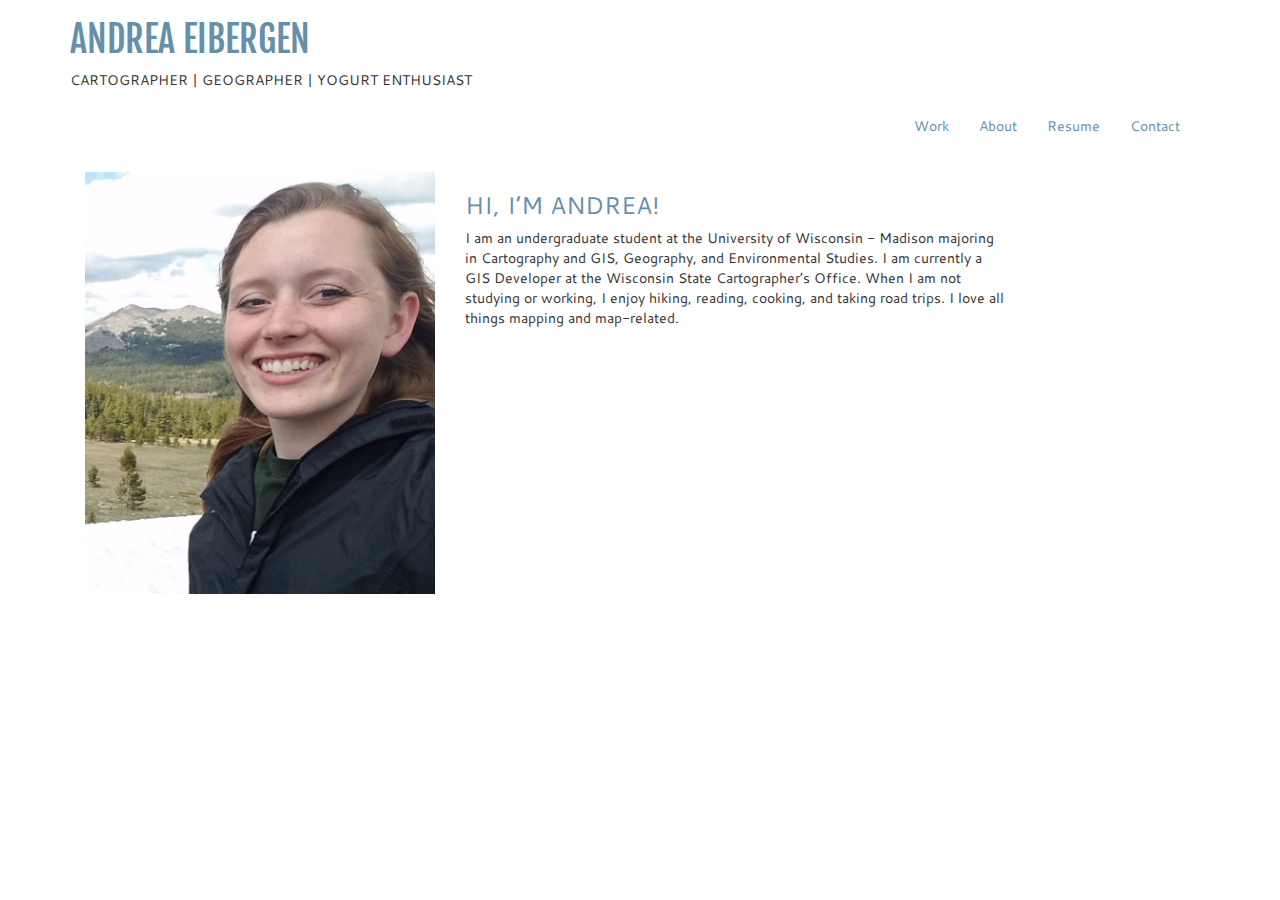
<file: aboutme.html>
<!-- Andrea Eibergen -->
<!-- 26 October 2017 -->
<!-- 572 Portfolio -->

<!DOCTYPE html>
<html lang="en">
	<head>
		<meta charset="utf-8">
		<meta name="viewport" content="width=device-width">
		<title>About</title>

		<!--put your external stylesheet links here-->
		<link rel="stylesheet" href="css/bootstrap.min.css">
		<link rel="stylesheet" href="css/bootstrap-theme.min.css">
		<link rel="stylesheet" href="css/style.css">
		<link href="https://fonts.googleapis.com/css?family=Cantarell|Fjalla+One" rel="stylesheet">
		<!--[if IE<9]>
			<link rel="stylesheet" href="css/style.ie.css">
		<![endif]-->
	</head>

	<body>
		<!-- This is the top header-->
		<div class="header">
			<div class="container">
				<h1 class="intro"><a href="index.html">Andrea Eibergen</a></h1>
				<p class="intro">Cartographer | Geographer | Yogurt Enthusiast</p>
			</div>
		</div>

		<!-- This is the navbar -->
		<nav class="navbar"> <!--Creates navbar-->
			<div class="container">
				<div class="navbar-header"> <!--Creates the navbar header-->
					<button type="button" class="navbar-toggle collapsed"
						data-toggle="collapse" data-target="#navbar" aria-expanded="false"
						aria-controls="navbar">
						<span class="sr-only">Toggle navigation</span> <!--Used for screen readers for accessibility-->
						<span class="glyphicon glyphicon-menu-hamburger"></span>
						<span class="menu">Menu</span>
					</button> <!--Hamburger button for smaller devices-->
					<!-- <a class="navbar-brand" href="index.html">Work</a> --> <!--Your website brand name-->
				</div>
				<div id="navbar" class="collapse navbar-collapse"> <!--Links in navbar-->
					<ul class="nav navbar-nav pull-right"> <!-- Unordered list for links on navbar -->
						<li><a href="index.html">Work</a></li>
						<li><a href="aboutme.html">About</a></li>
						<li><a href="resume.html">Resume</a></li>
						<li><a href="contact.html">Contact</a></li>
					</ul>
				</div> <!-- end .navbar-collapse -->
			</div> <!-- end .container -->
		</nav> <!-- end navigation bar -->

		<div class="container">
				<div class="col-md-4">
					<img class="aboutme" src="img/Image0.jpg" alt="">
				</div>
				<div class="col-md-6">
					<h3 id="itme">Hi, I’m Andrea!</h3>
					<p>I am an undergraduate student at the University of Wisconsin - Madison majoring in Cartography and GIS, Geography, and Environmental Studies. I am currently a GIS Developer at the Wisconsin State Cartographer’s Office. When I am not studying or working, I enjoy hiking, reading, cooking, and taking road trips. I love all things mapping and map-related.
					</p>
				</div>
		</div>

		<!--put your external script links here-->
		<script type="text/javascript" src="lib/jquery-3.2.1.min.js"></script>
		<script type="text/javascript" src="lib/bootstrap.js"></script>
		<script type="text/javascript" src="js/main.js"></script>
	</body>
</html>
</file>
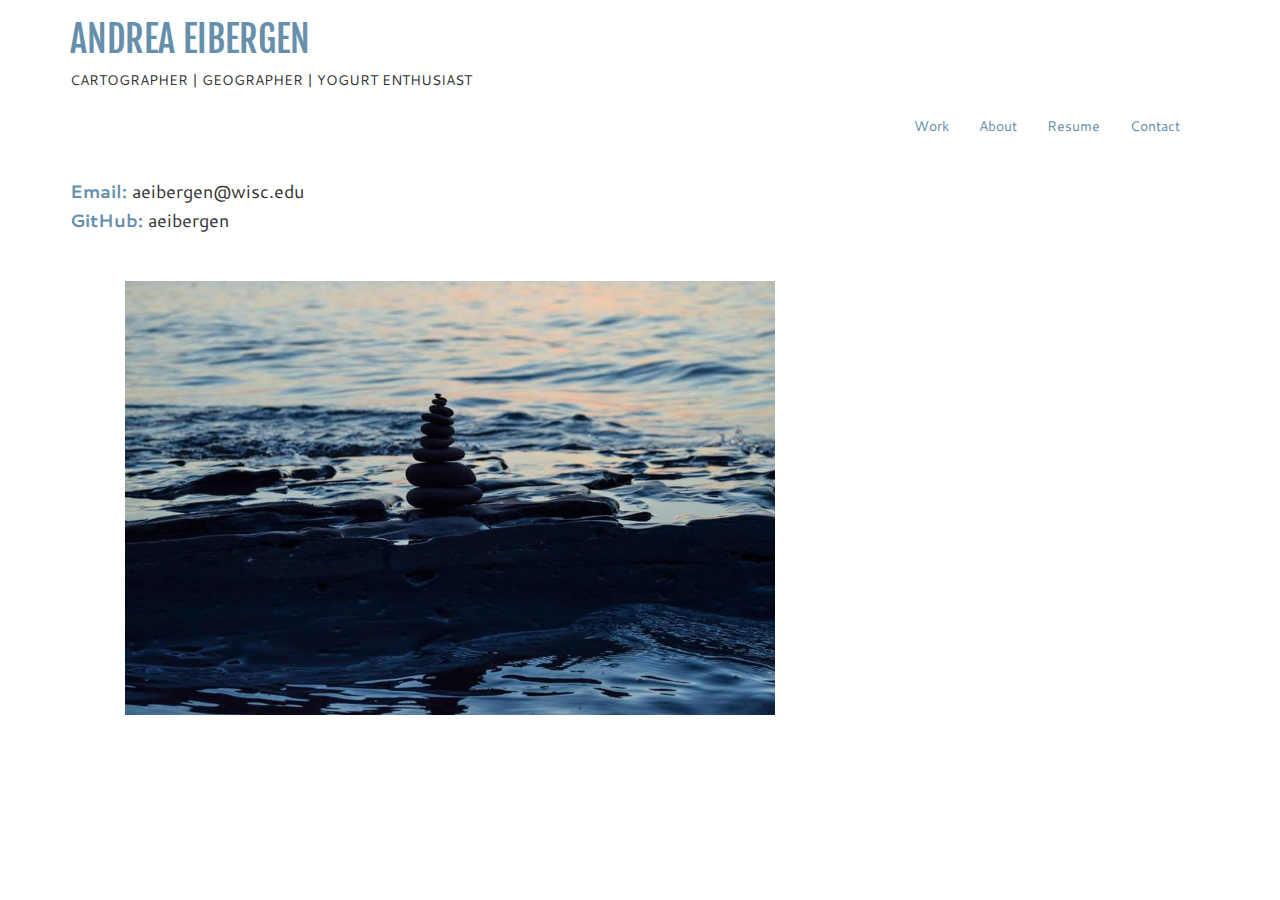
<file: contact.html>
<!-- Andrea Eibergen -->
<!-- 2 November 2017 -->
<!-- 572 Portfolio -->

<!DOCTYPE html>
<html lang="en">
	<head>
		<meta charset="utf-8">
		<meta name="viewport" content="width=device-width">
		<title>Contact</title>

		<!--put your external stylesheet links here-->
		<link rel="stylesheet" href="css/bootstrap.min.css">
		<link rel="stylesheet" href="css/bootstrap-theme.min.css">
		<link rel="stylesheet" href="css/style.css">
		<link href="https://fonts.googleapis.com/css?family=Cantarell|Fjalla+One" rel="stylesheet">
		<!--[if IE<9]>
			<link rel="stylesheet" href="css/style.ie.css">
		<![endif]-->
	</head>

	<body>
		<!-- This is the top header-->
		<div class="header">
			<div class="container">
				<h1 class="intro"><a href="index.html">Andrea Eibergen</a></h1>
				<p class="intro">Cartographer | Geographer | Yogurt Enthusiast</p>
			</div>
		</div>

		<!-- This is the navbar -->
		<nav class="navbar"> <!--Creates navbar-->
			<div class="container">
				<div class="navbar-header"> <!--Creates the navbar header-->
					<button type="button" class="navbar-toggle collapsed"
						data-toggle="collapse" data-target="#navbar" aria-expanded="false"
						aria-controls="navbar">
						<span class="sr-only">Toggle navigation</span> <!--Used for screen readers for accessibility-->
						<span class="glyphicon glyphicon-menu-hamburger"></span>
						<span class="menu">Menu</span>
					</button> <!--Hamburger button for smaller devices-->
					<!-- <a class="navbar-brand" href="index.html">Work</a> --> <!--Your website brand name-->
				</div>
				<div id="navbar" class="collapse navbar-collapse"> <!--Links in navbar-->
					<ul class="nav navbar-nav pull-right"> <!-- Unordered list for links on navbar -->
						<li><a href="index.html">Work</a></li>
						<li><a href="aboutme.html">About</a></li>
						<li><a href="resume.html">Resume</a></li>
						<li><a href="contact.html">Contact</a></li>
					</ul>
				</div> <!-- end .navbar-collapse -->
			</div> <!-- end .container -->
		</nav> <!-- end navigation bar -->

		<div class="container">
			<div class="row">
				<h4>
					<strong class="recolor">Email:</strong>
					 aeibergen@wisc.edu
				</h4>
				<h4>
					<strong class=recolor>GitHub:</strong>
					 aeibergen
				</h4>
		</div>
		<div class="row">
			<div class="col-md-8">
				<img id="bottomimage" src="img/Image3.jpg" alt="">
			</div>
		</div>
		</div>

		<!--put your external script links here-->
		<script type="text/javascript" src="lib/jquery-3.2.1.min.js"></script>
		<script type="text/javascript" src="lib/bootstrap.js"></script>
		<script type="text/javascript" src="js/main.js"></script>
	</body>
</html>
</file>
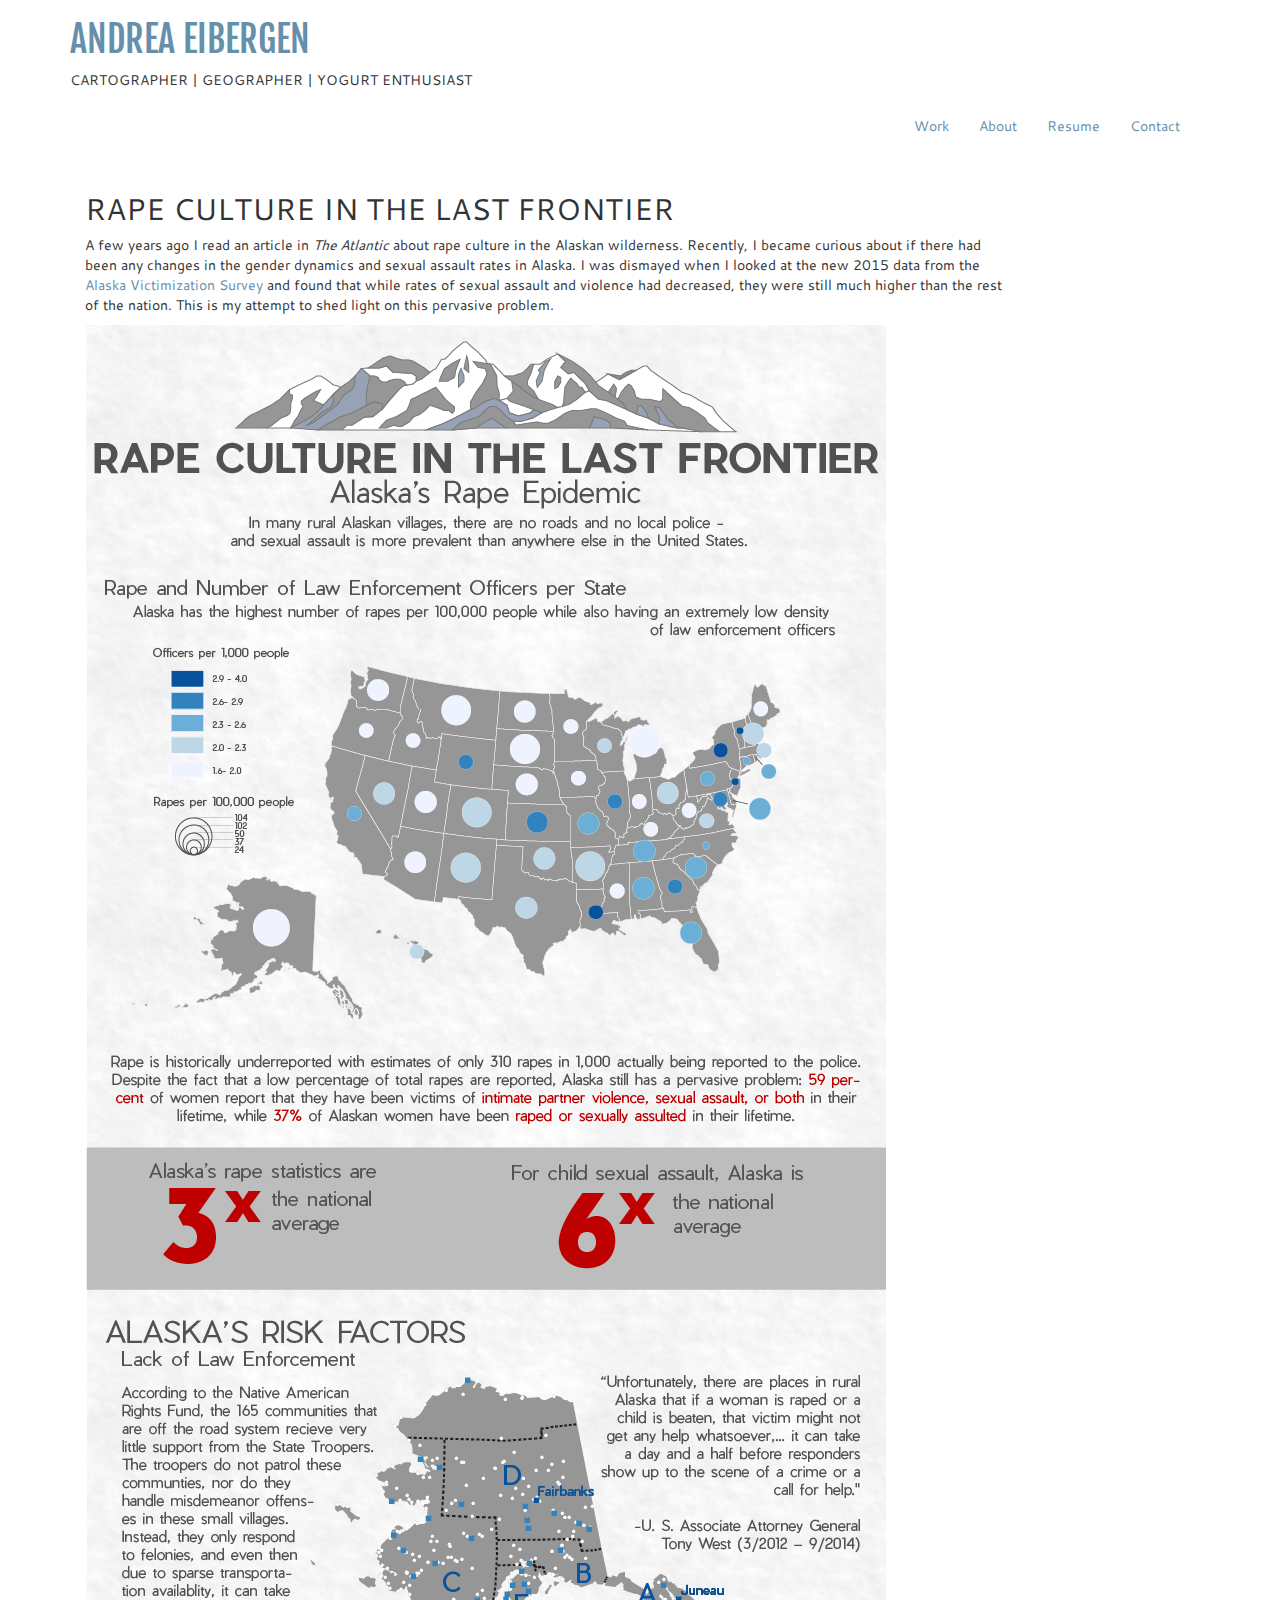
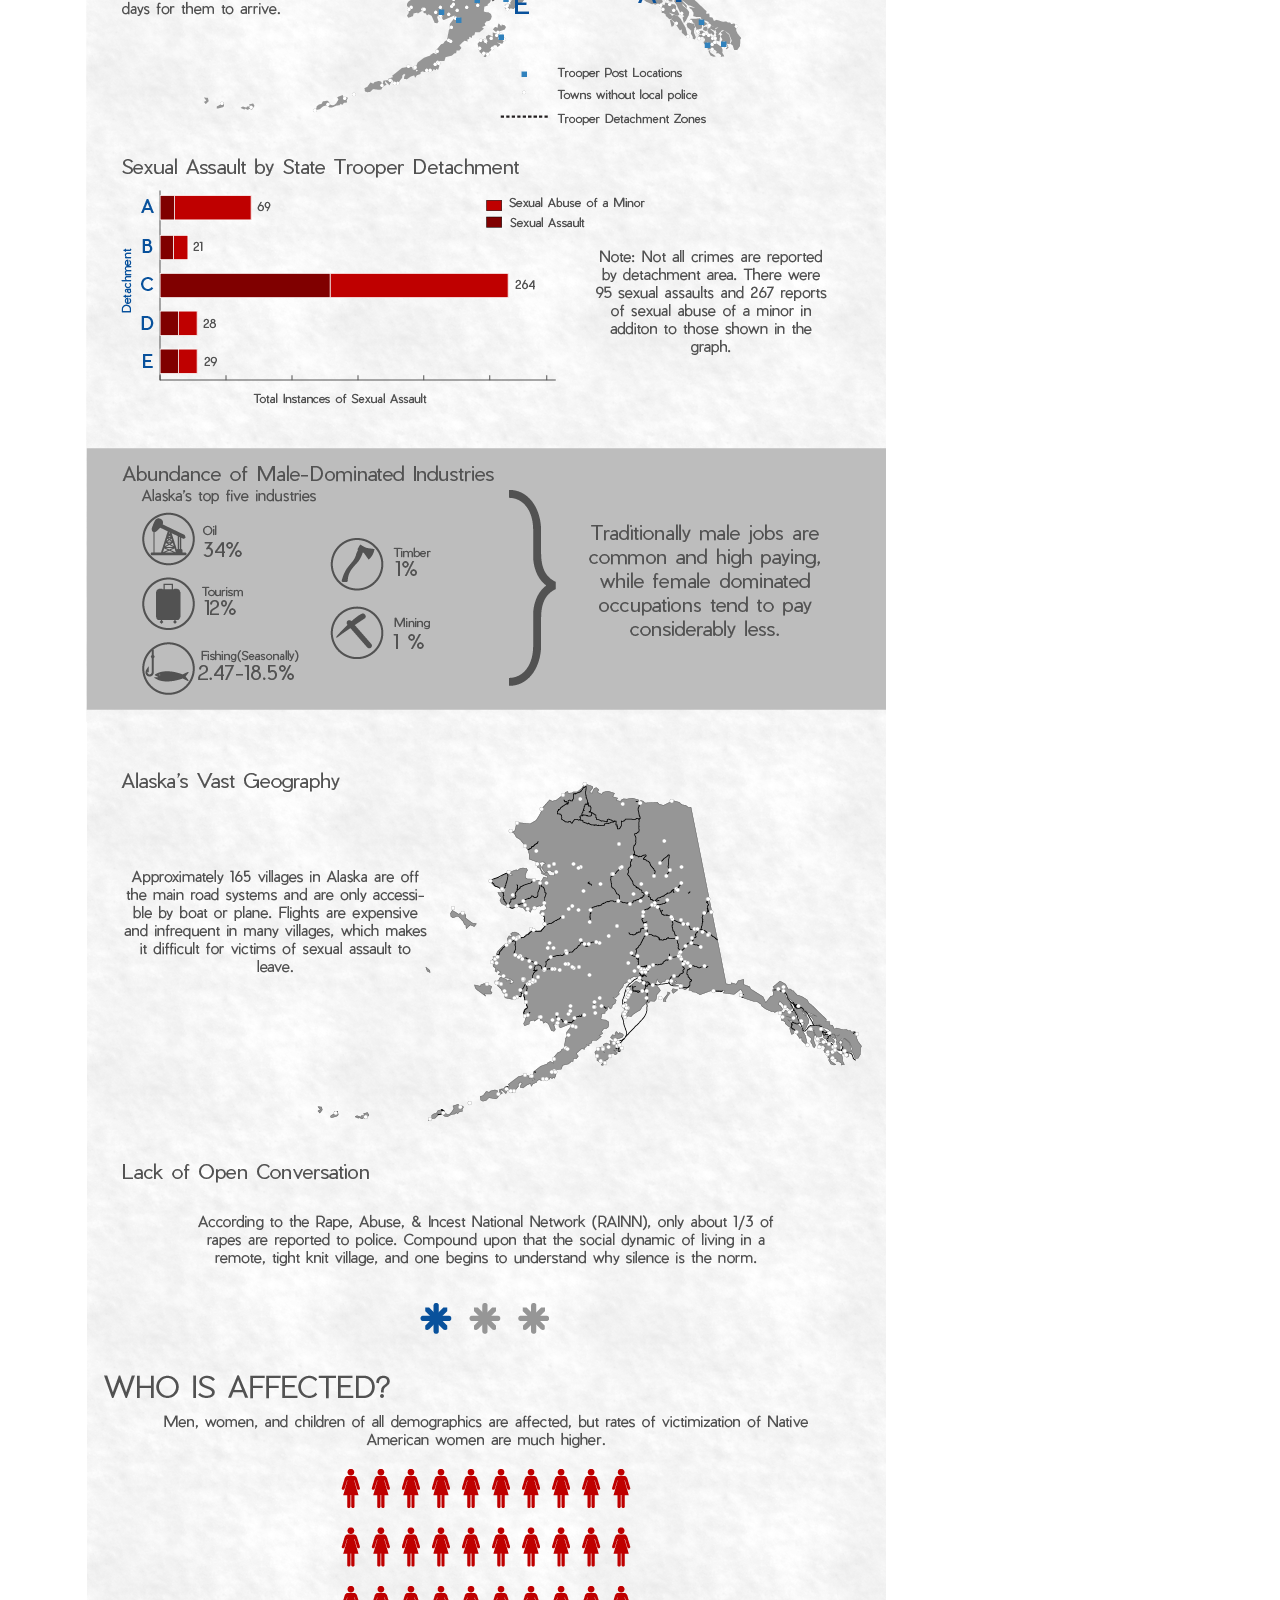
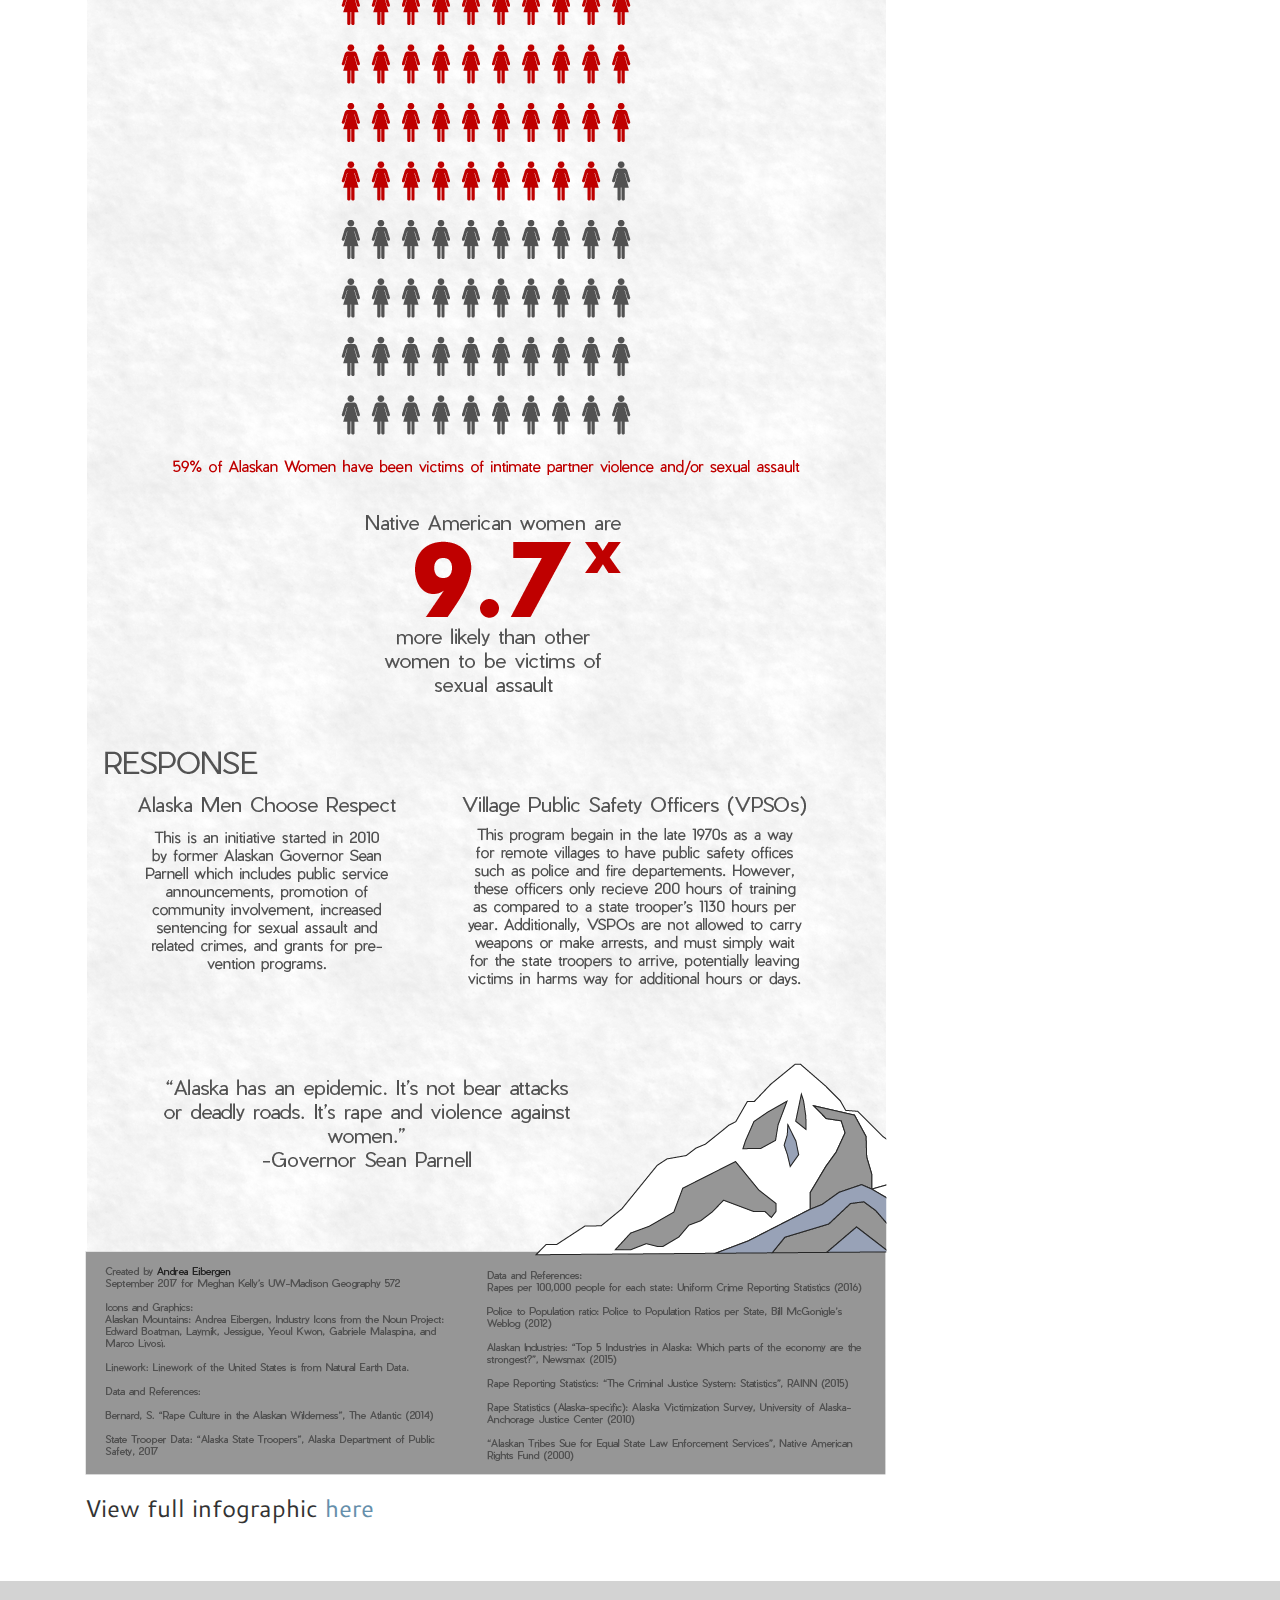
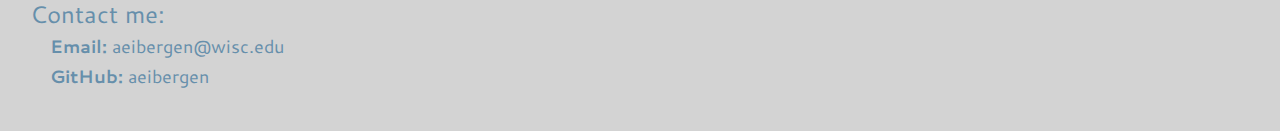
<file: projectpages/AlaskaInfographic.html>
<!-- Andrea Eibergen -->
<!-- 9 November 2017 -->
<!-- 572 Portfolio -->

<!DOCTYPE html>
<html lang="en">
	<head>
		<meta charset="utf-8">
		<meta name="viewport" content="width=device-width">
		<title>Rape Culture in the Last Frontier</title>

		<!--put your external stylesheet links here-->
		<link rel="stylesheet" href="../css/bootstrap.min.css">
		<link rel="stylesheet" href="../css/bootstrap-theme.min.css">
		<link rel="stylesheet" href="../css/style.css">
		<link href="https://fonts.googleapis.com/css?family=Cantarell|Fjalla+One" rel="stylesheet">
		<!--[if IE<9]>
			<link rel="stylesheet" href="css/style.ie.css">
		<![endif]-->
	</head>

	<body>
		<!-- This is the top header-->
		<div class="header">
			<div class="container">
				<h1 class="intro"><a href="../index.html">Andrea Eibergen</a></h1>
				<p class="intro">Cartographer | Geographer | Yogurt Enthusiast</p>
			</div>
		</div>

		<!-- This is the navbar -->
		<nav class="navbar"> <!--Creates navbar-->
			<div class="container">
				<div class="navbar-header"> <!--Creates the navbar header-->
					<button type="button" class="navbar-toggle collapsed"
						data-toggle="collapse" data-target="#navbar" aria-expanded="false"
						aria-controls="navbar">
						<span class="sr-only">Toggle navigation</span> <!--Used for screen readers for accessibility-->
						<span class="glyphicon glyphicon-menu-hamburger"></span>
						<span class="menu">Menu</span>
					</button> <!--Hamburger button for smaller devices-->
					<!-- <a class="navbar-brand" href="index.html">Work</a> --> <!--Your website brand name-->
				</div>
				<div id="navbar" class="collapse navbar-collapse"> <!--Links in navbar-->
					<ul class="nav navbar-nav pull-right"> <!-- Unordered list for links on navbar -->
						<li><a href="../index.html">Work</a></li>
						<li><a href="../aboutme.html">About</a></li>
						<li><a href="../resume.html">Resume</a></li>
						<li><a href="../contact.html">Contact</a></li>
					</ul>
				</div> <!-- end .navbar-collapse -->
			</div> <!-- end .container -->
		</nav> <!-- end navigation bar -->

    <!--thumbnails start here-->
    <!--thumbnails start here-->
    <div class="container">
	    <div class="col-md-10 main">
	    	<h2>Rape Culture in the Last Frontier</h2>
	    	<p>A few years ago I read an article in <i>The Atlantic</i> about rape culture in the Alaskan wilderness. Recently, I became curious about if there had been any changes in the gender dynamics and sexual assault rates in Alaska. I was dismayed when I looked at the new 2015 data from the <a href="https://www.uaa.alaska.edu/academics/college-of-health/departments/justice-center/research/alaska-victimization-survey/anchorage.cshtml">Alaska Victimization Survey</a> and found that while rates of sexual assault and violence had decreased, they were still much higher than the rest of the nation. This is my attempt to shed light on this pervasive problem.</p>
	    	<img src="../img/Infographic.png" alt="Rape Culture in the Last Frontier" class="img-responsive center">
	    	<h3>View full infographic <a target="_blank" href="../img/Infographic.png">here</a></h3>
	    </div>
	</div>

<!--Footer-->
<footer class="page-footer">
    <!--Footer Links-->
    <div class="container-fluid">
        <div class="row">
            <!--First column-->
            <div class="col-md-6">
                <h3 class="blues">Contact me:</h3>
								<div class="foot">
								<h4 class="blues">
									<strong>Email:</strong>
									 aeibergen@wisc.edu
								</h4>
								<h4 class="blues">
									<strong>GitHub:</strong>
									 aeibergen
								</h4>
							</div>
            </div>
            <!--/.First column-->
        </div>
    </div>
    <!--/.Footer Links-->
</footer>
<!--/.Footer-->

    <!--thumbnails end here-->
    <!--thumbnails end here-->

		<!--put your external script links here-->
    <script type="text/javascript" src="../lib/jquery-3.2.1.min.js"></script>
    <script type="text/javascript" src="../lib/bootstrap.js"></script>
    <script type="text/javascript" src="../js/main.js"></script>
	</body>
</html>
</file>
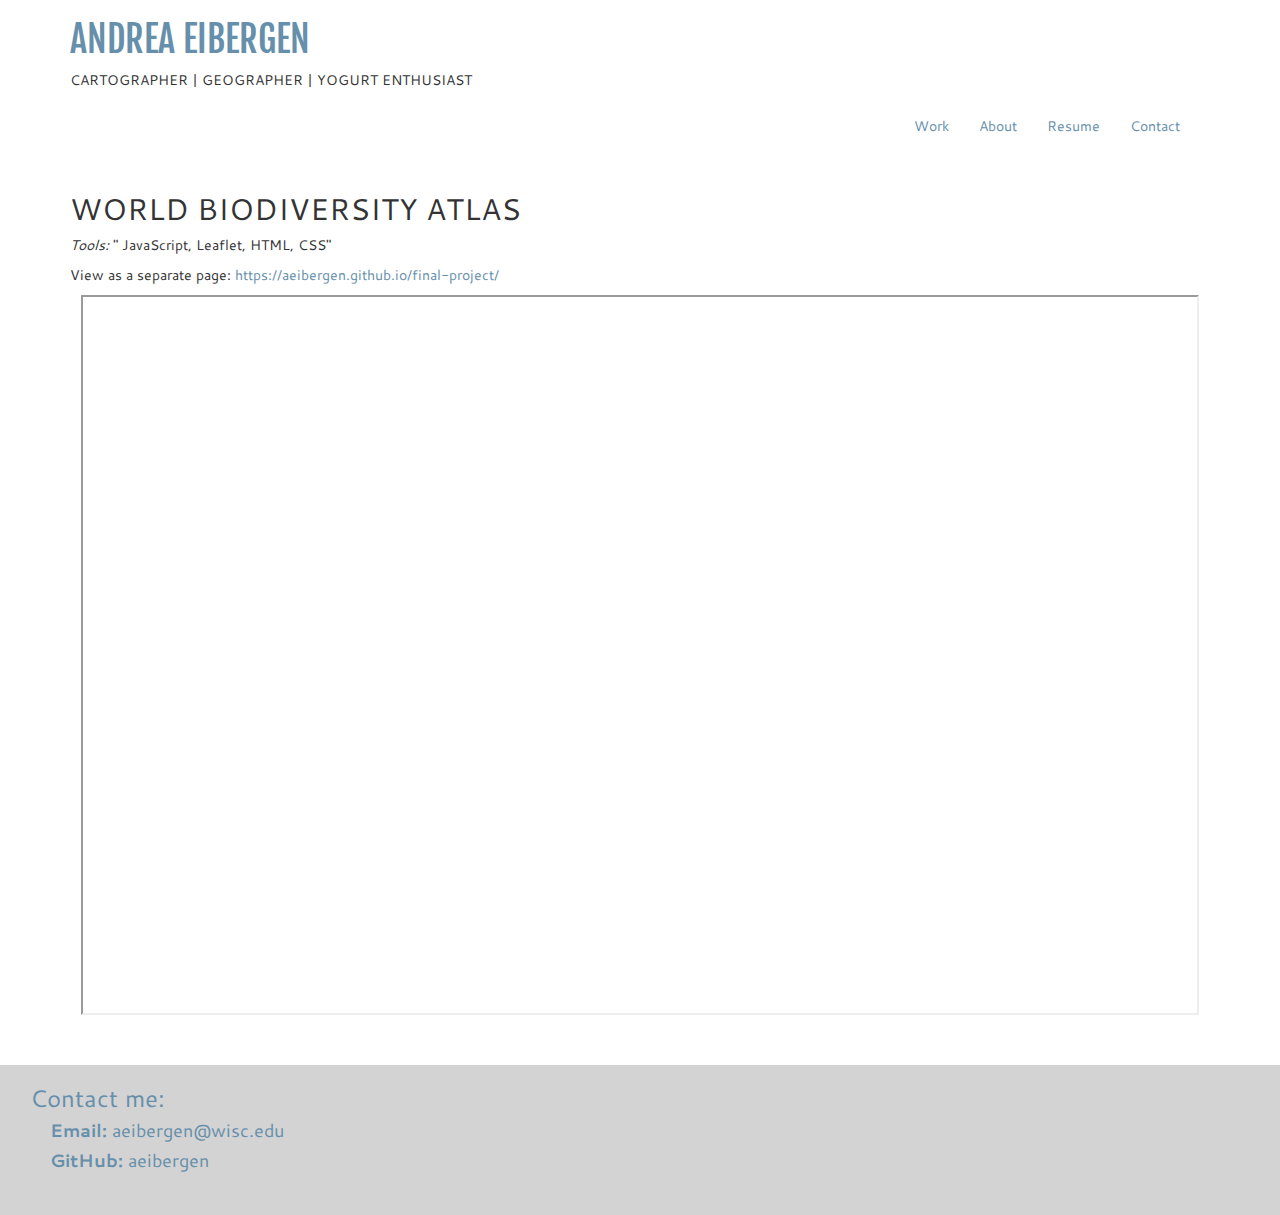
<file: projectpages/BiodiversityAtlas.html>
<!-- Andrea Eibergen -->
<!-- 9 November 2017 -->
<!-- 572 Portfolio -->

<!DOCTYPE html>
<html lang="en">
	<head>
		<meta charset="utf-8">
		<meta name="viewport" content="width=device-width">
		<title>World Biodiversity Atlas</title>

		<!--put your external stylesheet links here-->
		<link rel="stylesheet" href="../css/bootstrap.min.css">
		<link rel="stylesheet" href="../css/bootstrap-theme.min.css">
		<link rel="stylesheet" href="../css/style.css">
		<link href="https://fonts.googleapis.com/css?family=Cantarell|Fjalla+One" rel="stylesheet">
		<!--[if IE<9]>
			<link rel="stylesheet" href="css/style.ie.css">
		<![endif]-->
	</head>

	<body>
		<!-- This is the top header-->
		<div class="header">
			<div class="container">
				<h1 class="intro"><a href="../index.html">Andrea Eibergen</a></h1>
				<p class="intro">Cartographer | Geographer | Yogurt Enthusiast</p>
			</div>
		</div>

		<!-- This is the navbar -->
		<nav class="navbar"> <!--Creates navbar-->
			<div class="container">
				<div class="navbar-header"> <!--Creates the navbar header-->
					<button type="button" class="navbar-toggle collapsed"
						data-toggle="collapse" data-target="#navbar" aria-expanded="false"
						aria-controls="navbar">
						<span class="sr-only">Toggle navigation</span> <!--Used for screen readers for accessibility-->
						<span class="glyphicon glyphicon-menu-hamburger"></span>
						<span class="menu">Menu</span>
					</button> <!--Hamburger button for smaller devices-->
					<!-- <a class="navbar-brand" href="index.html">Work</a> --> <!--Your website brand name-->
				</div>
				<div id="navbar" class="collapse navbar-collapse"> <!--Links in navbar-->
					<ul class="nav navbar-nav pull-right"> <!-- Unordered list for links on navbar -->
						<li><a href="../index.html">Work</a></li>
						<li><a href="../aboutme.html">About</a></li>
						<li><a href="../resume.html">Resume</a></li>
						<li><a href="../contact.html">Contact</a></li>
					</ul>
				</div> <!-- end .navbar-collapse -->
			</div> <!-- end .container -->
		</nav> <!-- end navigation bar -->

    <!--website parts-->
    <div class="container">
    	<h2>World Biodiversity Atlas</h2>
    	<p>
    		<em> Tools:</em>
    		" JavaScript, Leaflet, HTML, CSS"
    	</p>
    	<p>
    		View as a separate page:
    		<a href="https://aeibergen.github.io/final-project/">https://aeibergen.github.io/final-project/</a>
    	</p>
    	<div class="embeddedframe">
    		<iframe src="https://aeibergen.github.io/final-project/">
    		</iframe>
    	</div>
    </div>
    <!--website parts-->

		<!--Footer-->
		<footer class="page-footer">
		    <!--Footer Links-->
		    <div class="container-fluid">
		        <div class="row">
		            <!--First column-->
		            <div class="col-md-6">
		                <h3 class="blues">Contact me:</h3>
										<div class="foot">
										<h4 class="blues">
											<strong>Email:</strong>
											 aeibergen@wisc.edu
										</h4>
										<h4 class="blues">
											<strong>GitHub:</strong>
											 aeibergen
										</h4>
									</div>
		            </div>
		            <!--/.First column-->
		        </div>
		    </div>
		    <!--/.Footer Links-->
		</footer>
		<!--/.Footer-->


		<!--put your external script links here-->
    <script type="text/javascript" src="../lib/jquery-3.2.1.min.js"></script>
    <script type="text/javascript" src="../lib/bootstrap.js"></script>
    <script type="text/javascript" src="../js/main.js"></script>
	</body>
</html>
</file>
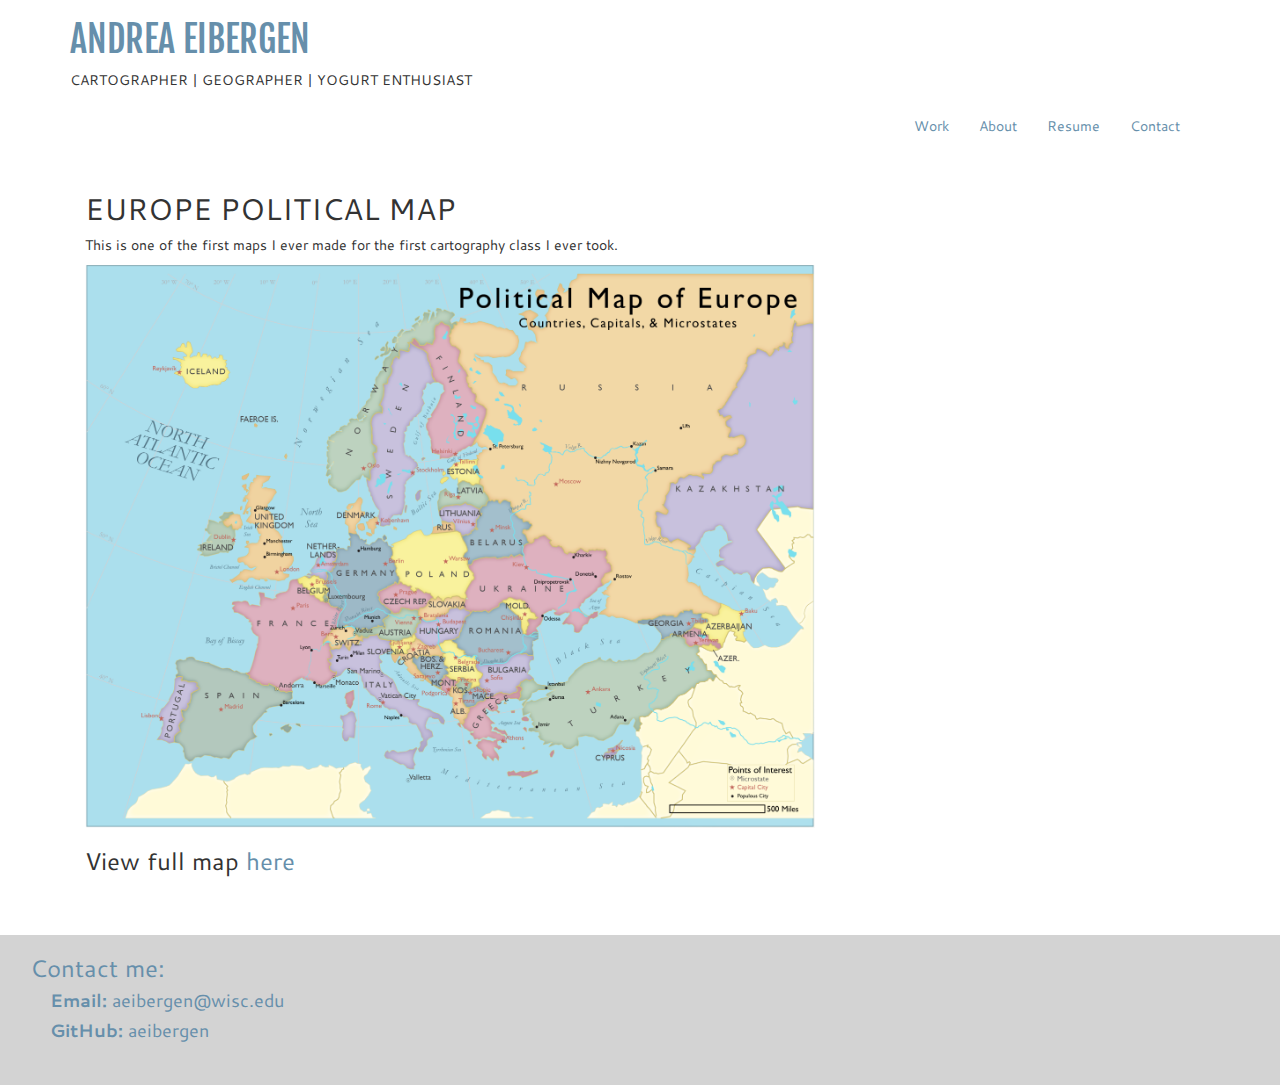
<file: projectpages/EuropePolitical.html>
<!-- Andrea Eibergen -->
<!-- 9 November 2017 -->
<!-- 572 Portfolio -->

<!DOCTYPE html>
<html lang="en">
	<head>
		<meta charset="utf-8">
		<meta name="viewport" content="width=device-width">
		<title>Europe Political Map</title>

		<!--put your external stylesheet links here-->
		<link rel="stylesheet" href="../css/bootstrap.min.css">
		<link rel="stylesheet" href="../css/bootstrap-theme.min.css">
		<link rel="stylesheet" href="../css/style.css">
		<link href="https://fonts.googleapis.com/css?family=Cantarell|Fjalla+One" rel="stylesheet">
		<!--[if IE<9]>
			<link rel="stylesheet" href="css/style.ie.css">
		<![endif]-->
	</head>

	<body>
		<!-- This is the top header-->
		<div class="header">
			<div class="container">
				<h1 class="intro"><a href="../index.html">Andrea Eibergen</a></h1>
				<p class="intro">Cartographer | Geographer | Yogurt Enthusiast</p>
			</div>
		</div>

		<!-- This is the navbar -->
		<nav class="navbar"> <!--Creates navbar-->
			<div class="container">
				<div class="navbar-header"> <!--Creates the navbar header-->
					<button type="button" class="navbar-toggle collapsed"
						data-toggle="collapse" data-target="#navbar" aria-expanded="false"
						aria-controls="navbar">
						<span class="sr-only">Toggle navigation</span> <!--Used for screen readers for accessibility-->
						<span class="glyphicon glyphicon-menu-hamburger"></span>
						<span class="menu">Menu</span>
					</button> <!--Hamburger button for smaller devices-->
					<!-- <a class="navbar-brand" href="index.html">Work</a> --> <!--Your website brand name-->
				</div>
				<div id="navbar" class="collapse navbar-collapse"> <!--Links in navbar-->
					<ul class="nav navbar-nav pull-right"> <!-- Unordered list for links on navbar -->
						<li><a href="../index.html">Work</a></li>
						<li><a href="../aboutme.html">About</a></li>
						<li><a href="../resume.html">Resume</a></li>
						<li><a href="../contact.html">Contact</a></li>
					</ul>
				</div> <!-- end .navbar-collapse -->
			</div> <!-- end .container -->
		</nav> <!-- end navigation bar -->

    <!--thumbnails start here-->
    <div class="container">
	    <div class="col-md-8 main">
	    	<h2>Europe Political Map</h2>
	    	<p>This is one of the first maps I ever made for the first cartography class I ever took.</p>
	    	<img src="../img/Europe.png" alt="Europe Political Map" class="img-responsive center">
	    	<h3>View full map <a target="_blank" href="../img/Europe.png">here</a></h3>
	    </div>
    </div>
    <!--thumbnails end here-->

		<!--Footer-->
		<footer class="page-footer">
		    <!--Footer Links-->
		    <div class="container-fluid">
		        <div class="row">
		            <!--First column-->
		            <div class="col-md-6">
		                <h3 class="blues">Contact me:</h3>
										<div class="foot">
										<h4 class="blues">
											<strong>Email:</strong>
											 aeibergen@wisc.edu
										</h4>
										<h4 class="blues">
											<strong>GitHub:</strong>
											 aeibergen
										</h4>
									</div>
		            </div>
		            <!--/.First column-->
		        </div>
		    </div>
		    <!--/.Footer Links-->
		</footer>
		<!--/.Footer-->


		<!--put your external script links here-->
		<script type="text/javascript" src="../lib/jquery-3.2.1.min.js"></script>
		<script type="text/javascript" src="../lib/bootstrap.js"></script>
		<script type="text/javascript" src="../js/main.js"></script>
	</body>
</html>
</file>
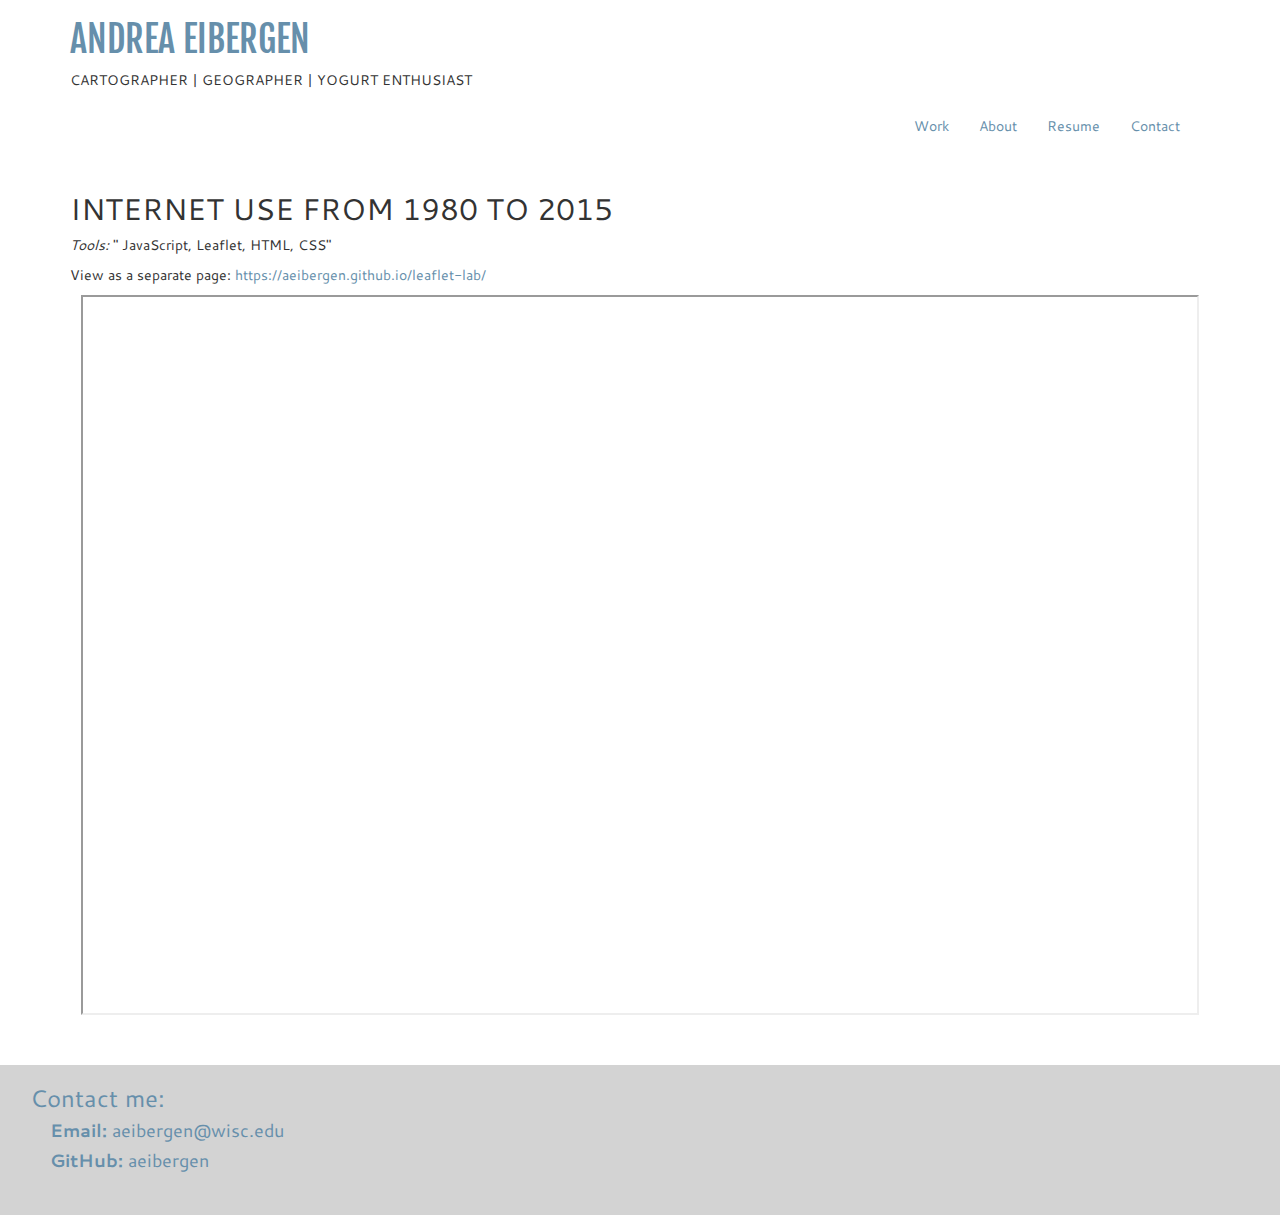
<file: projectpages/InternetUse.html>
<!-- Andrea Eibergen -->
<!-- 9 November 2017 -->
<!-- 572 Portfolio -->

<!DOCTYPE html>
<html lang="en">
	<head>
		<meta charset="utf-8">
		<meta name="viewport" content="width=device-width">
		<title>World Internet Use</title>

		<!--put your external stylesheet links here-->
		<link rel="stylesheet" href="../css/bootstrap.min.css">
		<link rel="stylesheet" href="../css/bootstrap-theme.min.css">
		<link rel="stylesheet" href="../css/style.css">
		<link href="https://fonts.googleapis.com/css?family=Cantarell|Fjalla+One" rel="stylesheet">
		<!--[if IE<9]>
			<link rel="stylesheet" href="css/style.ie.css">
		<![endif]-->
	</head>

	<body>
		<!-- This is the top header-->
		<div class="header">
			<div class="container">
				<h1 class="intro"><a href="../index.html">Andrea Eibergen</a></h1>
				<p class="intro">Cartographer | Geographer | Yogurt Enthusiast</p>
			</div>
		</div>

		<!-- This is the navbar -->
		<nav class="navbar"> <!--Creates navbar-->
			<div class="container">
				<div class="navbar-header"> <!--Creates the navbar header-->
					<button type="button" class="navbar-toggle collapsed"
						data-toggle="collapse" data-target="#navbar" aria-expanded="false"
						aria-controls="navbar">
						<span class="sr-only">Toggle navigation</span> <!--Used for screen readers for accessibility-->
						<span class="glyphicon glyphicon-menu-hamburger"></span>
						<span class="menu">Menu</span>
					</button> <!--Hamburger button for smaller devices-->
					<!-- <a class="navbar-brand" href="index.html">Work</a> --> <!--Your website brand name-->
				</div>
				<div id="navbar" class="collapse navbar-collapse"> <!--Links in navbar-->
					<ul class="nav navbar-nav pull-right"> <!-- Unordered list for links on navbar -->
						<li><a href="../index.html">Work</a></li>
						<li><a href="../aboutme.html">About</a></li>
						<li><a href="../resume.html">Resume</a></li>
						<li><a href="../contact.html">Contact</a></li>
					</ul>
				</div> <!-- end .navbar-collapse -->
			</div> <!-- end .container -->
		</nav> <!-- end navigation bar -->

    <!--website parts-->
    <div class="container">
    	<h2>Internet Use from 1980 to 2015</h2>
    	<p>
    		<em> Tools:</em>
    		" JavaScript, Leaflet, HTML, CSS"
    	</p>
    	<p>
    		View as a separate page:
    		<a href="https://aeibergen.github.io/leaflet-lab/">https://aeibergen.github.io/leaflet-lab/</a>
    	</p>
    	<div class="embeddedframe">
    		<iframe src="https://aeibergen.github.io/leaflet-lab/">
    		</iframe>
    	</div>
    </div>
    <!--website parts-->

		<!--Footer-->
		<footer class="page-footer">
		    <!--Footer Links-->
		    <div class="container-fluid">
		        <div class="row">
		            <!--First column-->
		            <div class="col-md-6">
		                <h3 class="blues">Contact me:</h3>
										<div class="foot">
										<h4 class="blues">
											<strong>Email:</strong>
											 aeibergen@wisc.edu
										</h4>
										<h4 class="blues">
											<strong>GitHub:</strong>
											 aeibergen
										</h4>
									</div>
		            </div>
		            <!--/.First column-->
		        </div>
		    </div>
		    <!--/.Footer Links-->
		</footer>
		<!--/.Footer-->


		<!--put your external script links here-->
    <script type="text/javascript" src="../lib/jquery-3.2.1.min.js"></script>
    <script type="text/javascript" src="../lib/bootstrap.js"></script>
    <script type="text/javascript" src="../js/main.js"></script>
	</body>
</html>
</file>
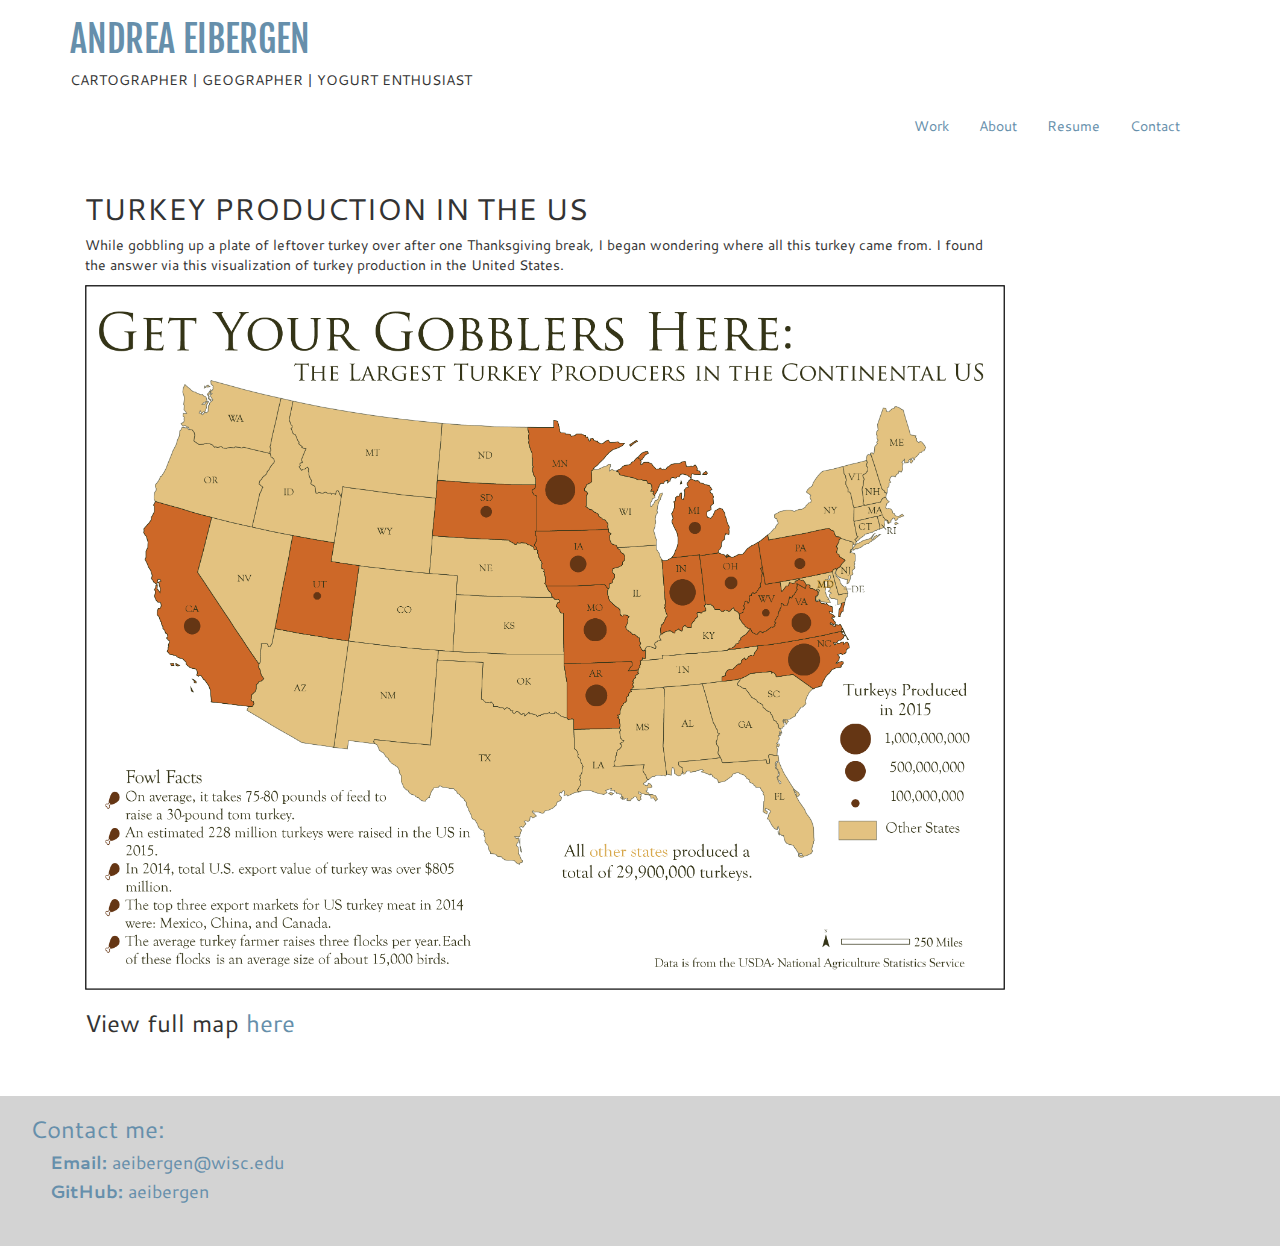
<file: projectpages/TurkeyProduction.html>
<!-- Andrea Eibergen -->
<!-- 9 November 2017 -->
<!-- 572 Portfolio -->

<!DOCTYPE html>
<html lang="en">
	<head>
		<meta charset="utf-8">
		<meta name="viewport" content="width=device-width">
		<title>Turkey Production</title>

		<!--put your external stylesheet links here-->
		<link rel="stylesheet" href="../css/bootstrap.min.css">
		<link rel="stylesheet" href="../css/bootstrap-theme.min.css">
		<link rel="stylesheet" href="../css/style.css">
		<link href="https://fonts.googleapis.com/css?family=Cantarell|Fjalla+One" rel="stylesheet">
		<!--[if IE<9]>
			<link rel="stylesheet" href="css/style.ie.css">
		<![endif]-->
	</head>

	<body>
		<!-- This is the top header-->
		<div class="header">
			<div class="container">
				<h1 class="intro"><a href="../index.html">Andrea Eibergen</a></h1>
				<p class="intro">Cartographer | Geographer | Yogurt Enthusiast</p>
			</div>
		</div>

		<!-- This is the navbar -->
		<nav class="navbar"> <!--Creates navbar-->
			<div class="container">
				<div class="navbar-header"> <!--Creates the navbar header-->
					<button type="button" class="navbar-toggle collapsed"
						data-toggle="collapse" data-target="#navbar" aria-expanded="false"
						aria-controls="navbar">
						<span class="sr-only">Toggle navigation</span> <!--Used for screen readers for accessibility-->
						<span class="glyphicon glyphicon-menu-hamburger"></span>
						<span class="menu">Menu</span>
					</button> <!--Hamburger button for smaller devices-->
					<!-- <a class="navbar-brand" href="index.html">Work</a> --> <!--Your website brand name-->
				</div>
				<div id="navbar" class="collapse navbar-collapse"> <!--Links in navbar-->
					<ul class="nav navbar-nav pull-right"> <!-- Unordered list for links on navbar -->
						<li><a href="../index.html">Work</a></li>
						<li><a href="../aboutme.html">About</a></li>
						<li><a href="../resume.html">Resume</a></li>
						<li><a href="../contact.html">Contact</a></li>
					</ul>
				</div> <!-- end .navbar-collapse -->
			</div> <!-- end .container -->
		</nav> <!-- end navigation bar -->

		<div class="container">
	    <div class="col-md-10 main">
	    	<h2>Turkey Production in the US</h2>
	    	<p> While gobbling up a plate of leftover turkey over after one Thanksgiving break, I began wondering where all this turkey came from. I found the answer via this visualization of turkey production in the United States.</p>
	    	<img src="../img/turkeywip.png" alt="Turkey Production" class="img-responsive center">
	    	<h3>View full map <a target="_blank" href="../img/turkeywip.png">here</a></h3>
	    </div>
	</div>

	<!--Footer-->
	<footer class="page-footer">
	    <!--Footer Links-->
	    <div class="container-fluid">
	        <div class="row">
	            <!--First column-->
	            <div class="col-md-6">
	                <h3 class="blues">Contact me:</h3>
									<div class="foot">
									<h4 class="blues">
										<strong>Email:</strong>
										 aeibergen@wisc.edu
									</h4>
									<h4 class="blues">
										<strong>GitHub:</strong>
										 aeibergen
									</h4>
								</div>
	            </div>
	            <!--/.First column-->
	        </div>
	    </div>
	    <!--/.Footer Links-->
	</footer>
	<!--/.Footer-->


		<!--put your external script links here-->
    <script type="text/javascript" src="../lib/jquery-3.2.1.min.js"></script>
    <script type="text/javascript" src="../lib/bootstrap.js"></script>
    <script type="text/javascript" src="../js/main.js"></script>
	</body>
</html>
</file>
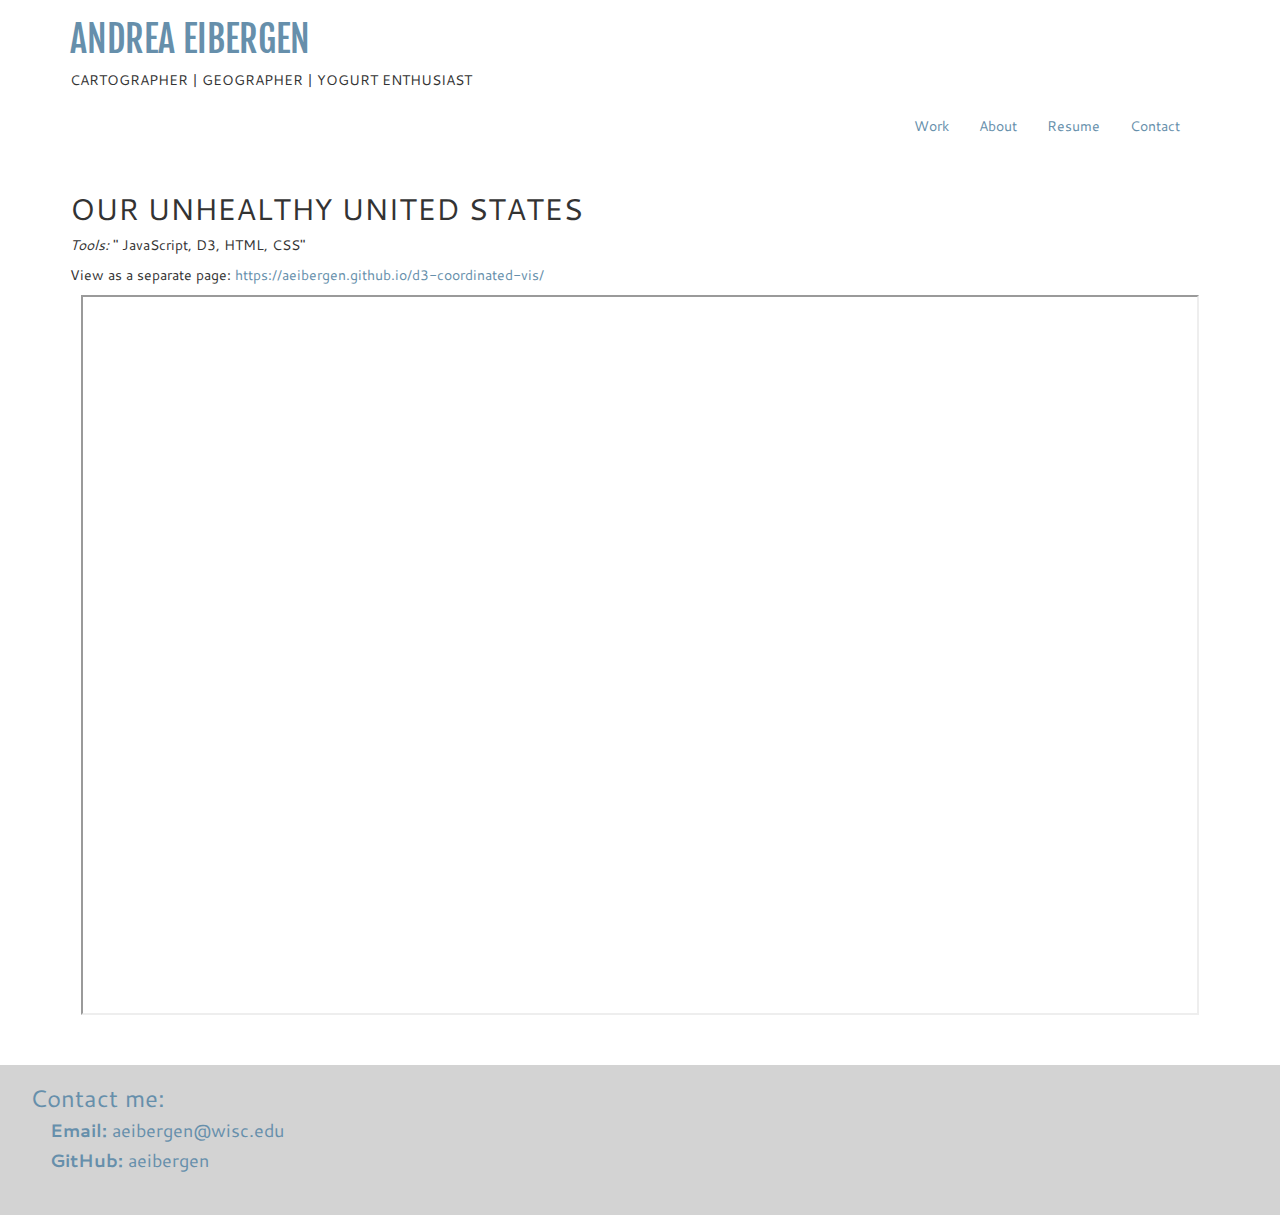
<file: projectpages/UnhealthyUS.html>
<!-- Andrea Eibergen -->
<!-- 9 November 2017 -->
<!-- 572 Portfolio -->

<!DOCTYPE html>
<html lang="en">
	<head>
		<meta charset="utf-8">
		<meta name="viewport" content="width=device-width">
		<title>Unhealthy US</title>

		<!--put your external stylesheet links here-->
		<link rel="stylesheet" href="../css/bootstrap.min.css">
		<link rel="stylesheet" href="../css/bootstrap-theme.min.css">
		<link rel="stylesheet" href="../css/style.css">
		<link href="https://fonts.googleapis.com/css?family=Cantarell|Fjalla+One" rel="stylesheet">
		<!--[if IE<9]>
			<link rel="stylesheet" href="css/style.ie.css">
		<![endif]-->
	</head>

	<body>
		<!-- This is the top header-->
		<div class="header">
			<div class="container">
				<h1 class="intro"><a href="../index.html">Andrea Eibergen</a></h1>
				<p class="intro">Cartographer | Geographer | Yogurt Enthusiast</p>
			</div>
		</div>

		<!-- This is the navbar -->
		<nav class="navbar"> <!--Creates navbar-->
			<div class="container">
				<div class="navbar-header"> <!--Creates the navbar header-->
					<button type="button" class="navbar-toggle collapsed"
						data-toggle="collapse" data-target="#navbar" aria-expanded="false"
						aria-controls="navbar">
						<span class="sr-only">Toggle navigation</span> <!--Used for screen readers for accessibility-->
						<span class="glyphicon glyphicon-menu-hamburger"></span>
						<span class="menu">Menu</span>
					</button> <!--Hamburger button for smaller devices-->
					<!-- <a class="navbar-brand" href="index.html">Work</a> --> <!--Your website brand name-->
				</div>
				<div id="navbar" class="collapse navbar-collapse"> <!--Links in navbar-->
					<ul class="nav navbar-nav pull-right"> <!-- Unordered list for links on navbar -->
						<li><a href="../index.html">Work</a></li>
						<li><a href="../aboutme.html">About</a></li>
						<li><a href="../resume.html">Resume</a></li>
						<li><a href="../contact.html">Contact</a></li>
					</ul>
				</div> <!-- end .navbar-collapse -->
			</div> <!-- end .container -->
		</nav> <!-- end navigation bar -->

    <!--website parts-->
    <div class="container">
    	<h2>Our Unhealthy United States</h2>
    	<p>
    		<em> Tools:</em>
    		" JavaScript, D3, HTML, CSS"
    	</p>
    	<p>
    		View as a separate page:
    		<a href="https://aeibergen.github.io/d3-coordinated-vis/">https://aeibergen.github.io/d3-coordinated-vis/</a>
    	</p>
    	<div class="embeddedframe">
    		<iframe src="https://aeibergen.github.io/d3-coordinated-vis/">
    		</iframe>
    	</div>
    </div>
    <!--website parts-->

		<!--Footer-->
		<footer class="page-footer">
		    <!--Footer Links-->
		    <div class="container-fluid">
		        <div class="row">
		            <!--First column-->
		            <div class="col-md-6">
		                <h3 class="blues">Contact me:</h3>
										<div class="foot">
										<h4 class="blues">
											<strong>Email:</strong>
											 aeibergen@wisc.edu
										</h4>
										<h4 class="blues">
											<strong>GitHub:</strong>
											 aeibergen
										</h4>
									</div>
		            </div>
		            <!--/.First column-->
		        </div>
		    </div>
		    <!--/.Footer Links-->
		</footer>
		<!--/.Footer-->


		<!--put your external script links here-->
    <script type="text/javascript" src="../lib/jquery-3.2.1.min.js"></script>
    <script type="text/javascript" src="../lib/bootstrap.js"></script>
    <script type="text/javascript" src="../js/main.js"></script>
	</body>
</html>
</file>
<file: css/style.css>
/* Andrea Eibergen */
/* 26 October 2017 */
/* 572 Portfolio */

/* Text Starts Here */

h1 {
	font-family: 'Fjalla One', sans-serif;
}

h2 {
	font-family: 'Cantarell', sans-serif;
	text-transform: uppercase;
}

h3 {
	font-family: 'Cantarell', sans-serif;
}

h3.resume {
	font-family: 'Cantarell', sans-serif;
	text-transform: uppercase;
	color: #668FAB;
}


h4 {
	font-family: 'Cantarell', sans-serif;
}

p {
	font-family: 'Cantarell', sans-serif;
}

ul.nav {
	font-family: 'Cantarell', sans-serif;
	color: black;
}

.recolor {
	color: #668FAB;
}

#itme {
	color: #668FAB;
	text-transform: uppercase;
}
.intro {
	text-transform: uppercase;
}

.italics {
	font-style: italic;
}

a {
	color: #668FAB;
}

/*footer starts here*/
main, nav, section {
    display: block;
}

.container-fluid {
    bottom: 0;
    width: 100%;
    height: 150px;
    line-height: 150px;
    background-color: lightgray;
}

.page-footer {
	padding-top: 50px;
}

.blues {
	color: #668FAB;
}

/* Other Starts here */

.foot {
	padding-left: 20px;
}
.job {
	padding-left: 20px;
}

#bottomimage {
	max-width: 100%;
	display: block;
	margin: auto;
	padding-top: 40px;
	padding-left: 40px;
	padding-right: 40px;
}

.img {
	max-width: 100%;
	margin-left: 50%;
	transform: translateX(-50%);
	overflow: hidden;
	margin-bottom: 0px;
}


.row {
	flex-flow: row-wrap;
	justify-content: space-between;
	align-content: flex-start;
	align-items: flex-start;
	margin: 0;
}

div.embeddedframe, iframe {
	width: 99%;
	height: 80vh;
	background-color: white;
	display: block;
	margin: auto;
}

.aboutme {
	width: 100%;
	height: auto;
}

/*all that hover trash*/

.img-fluid {
  display: block;
  width: 100%;
  height: auto;
}

.overlay {
  position: absolute;
  top: 0;
  bottom: 0;
  left: 0;
  right: 0;
  height: 100%;
  width: 100%;
  opacity: 0;
  transition: .5s ease;
  background-color: #ffffff;
  border-radius: 4px;
}

.thumbnail:hover .overlay {
  opacity: .85;
}

.text {
  	color: #668FAB;
  	font-size: 20px;
  	position: absolute;
  	top: 50%;
  	left: 50%;
  	transform: translate(-50%, -50%);
  	-ms-transform: translate(-50%, -50%);
  	font-family: 'Cantarell', sans-serif;
	text-transform: uppercase;
  	text-align: center;
}
</file>
